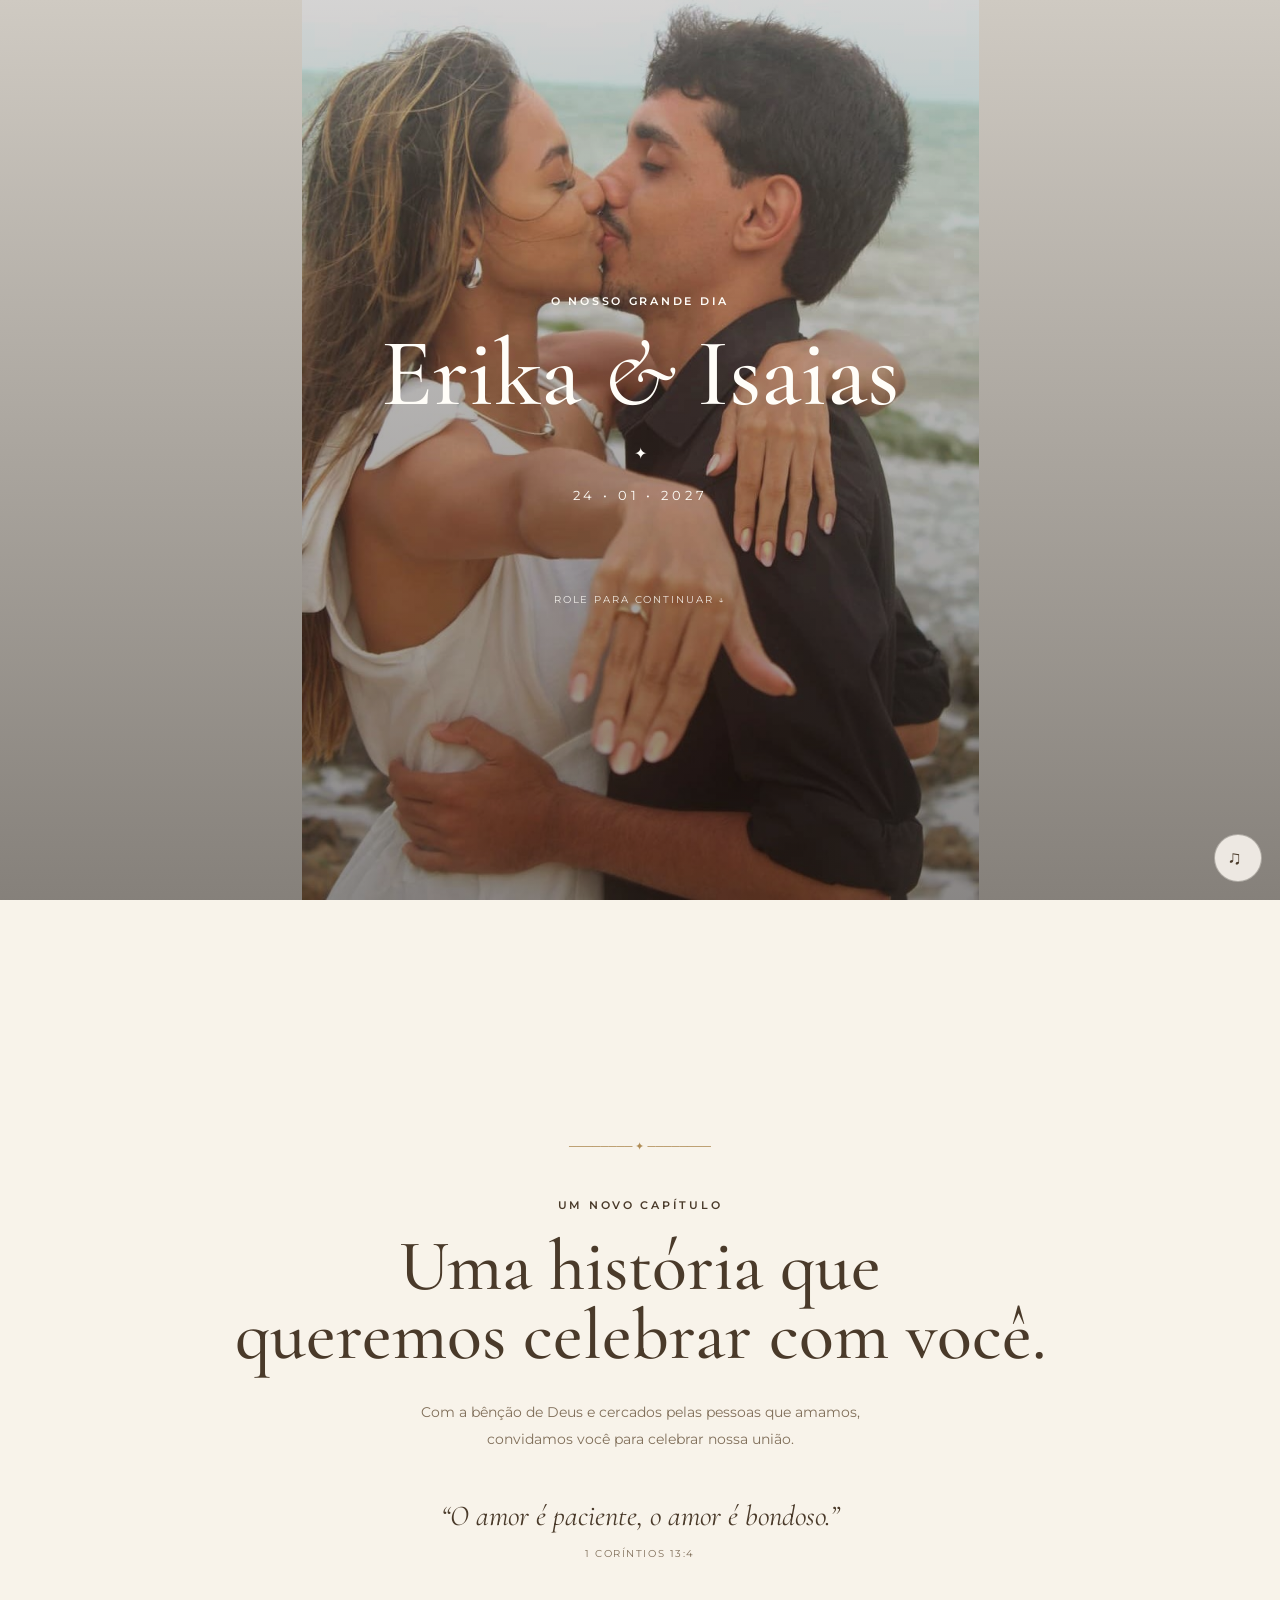
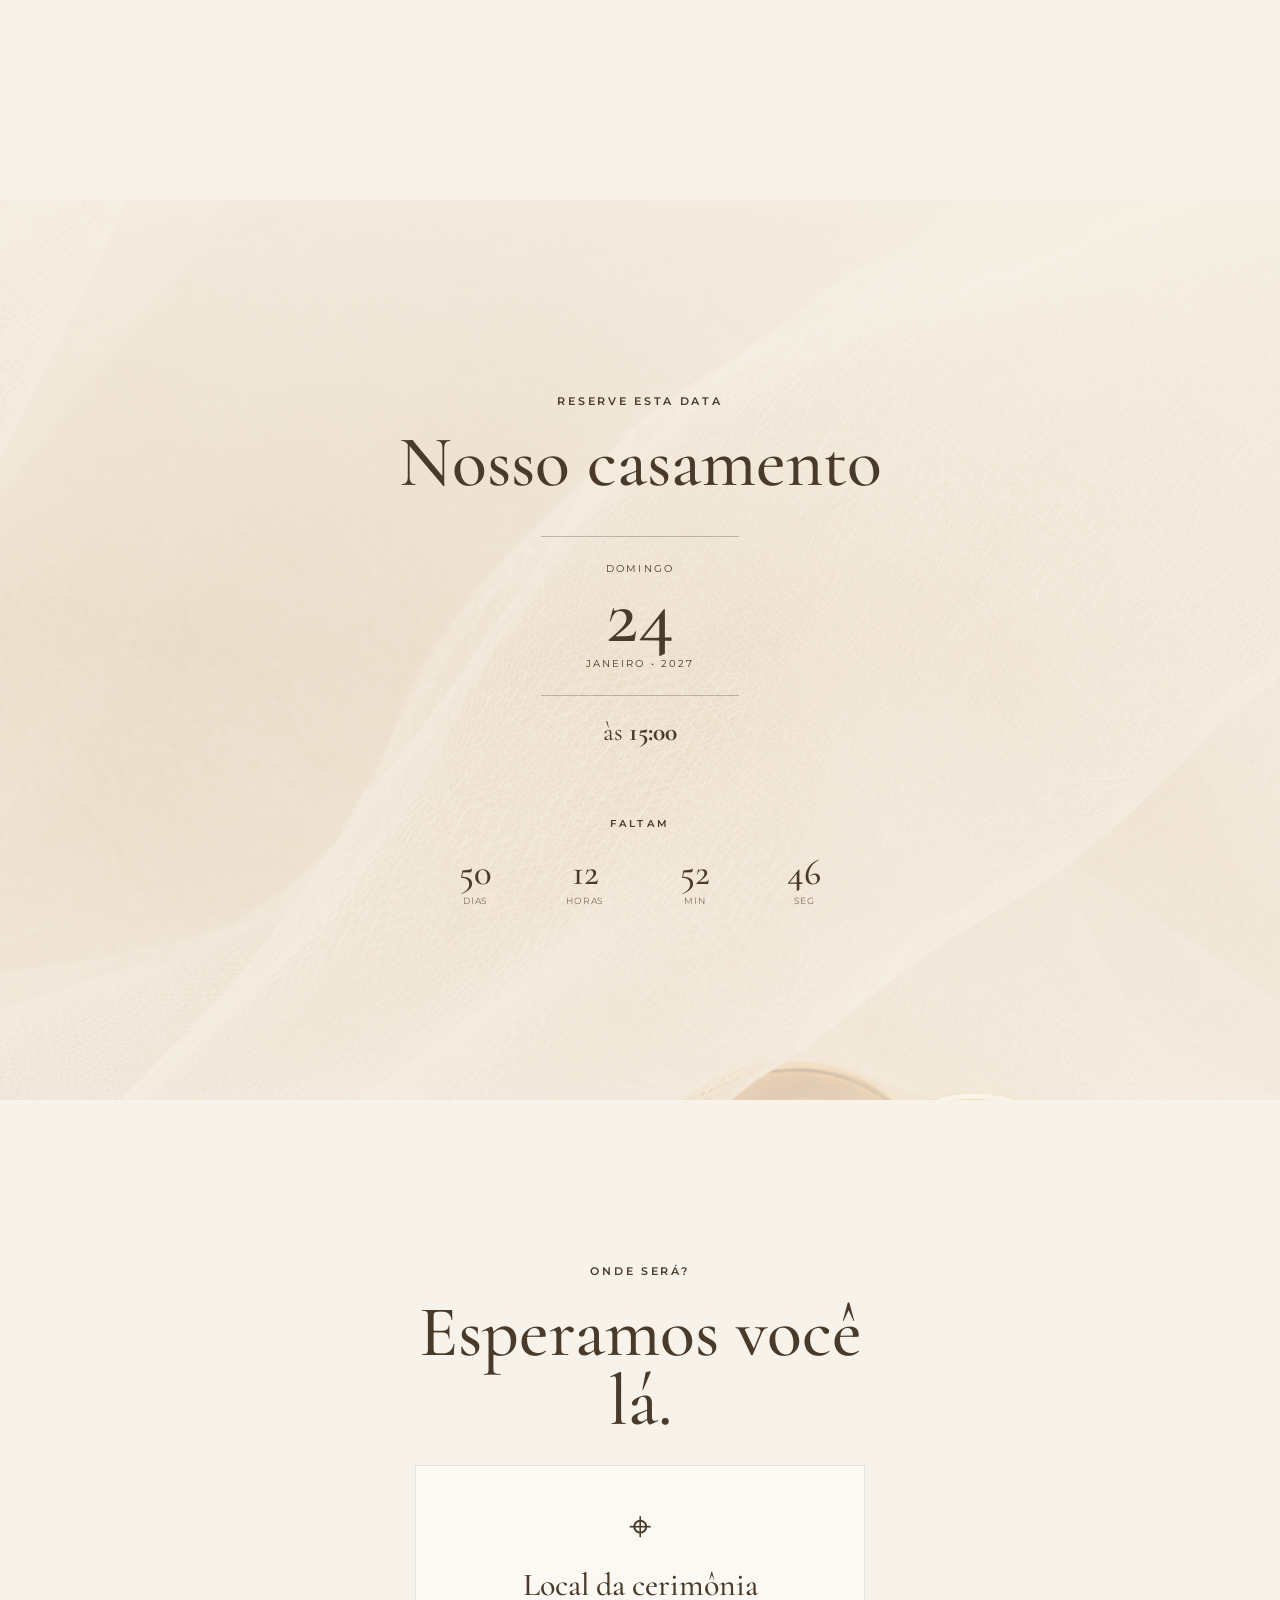
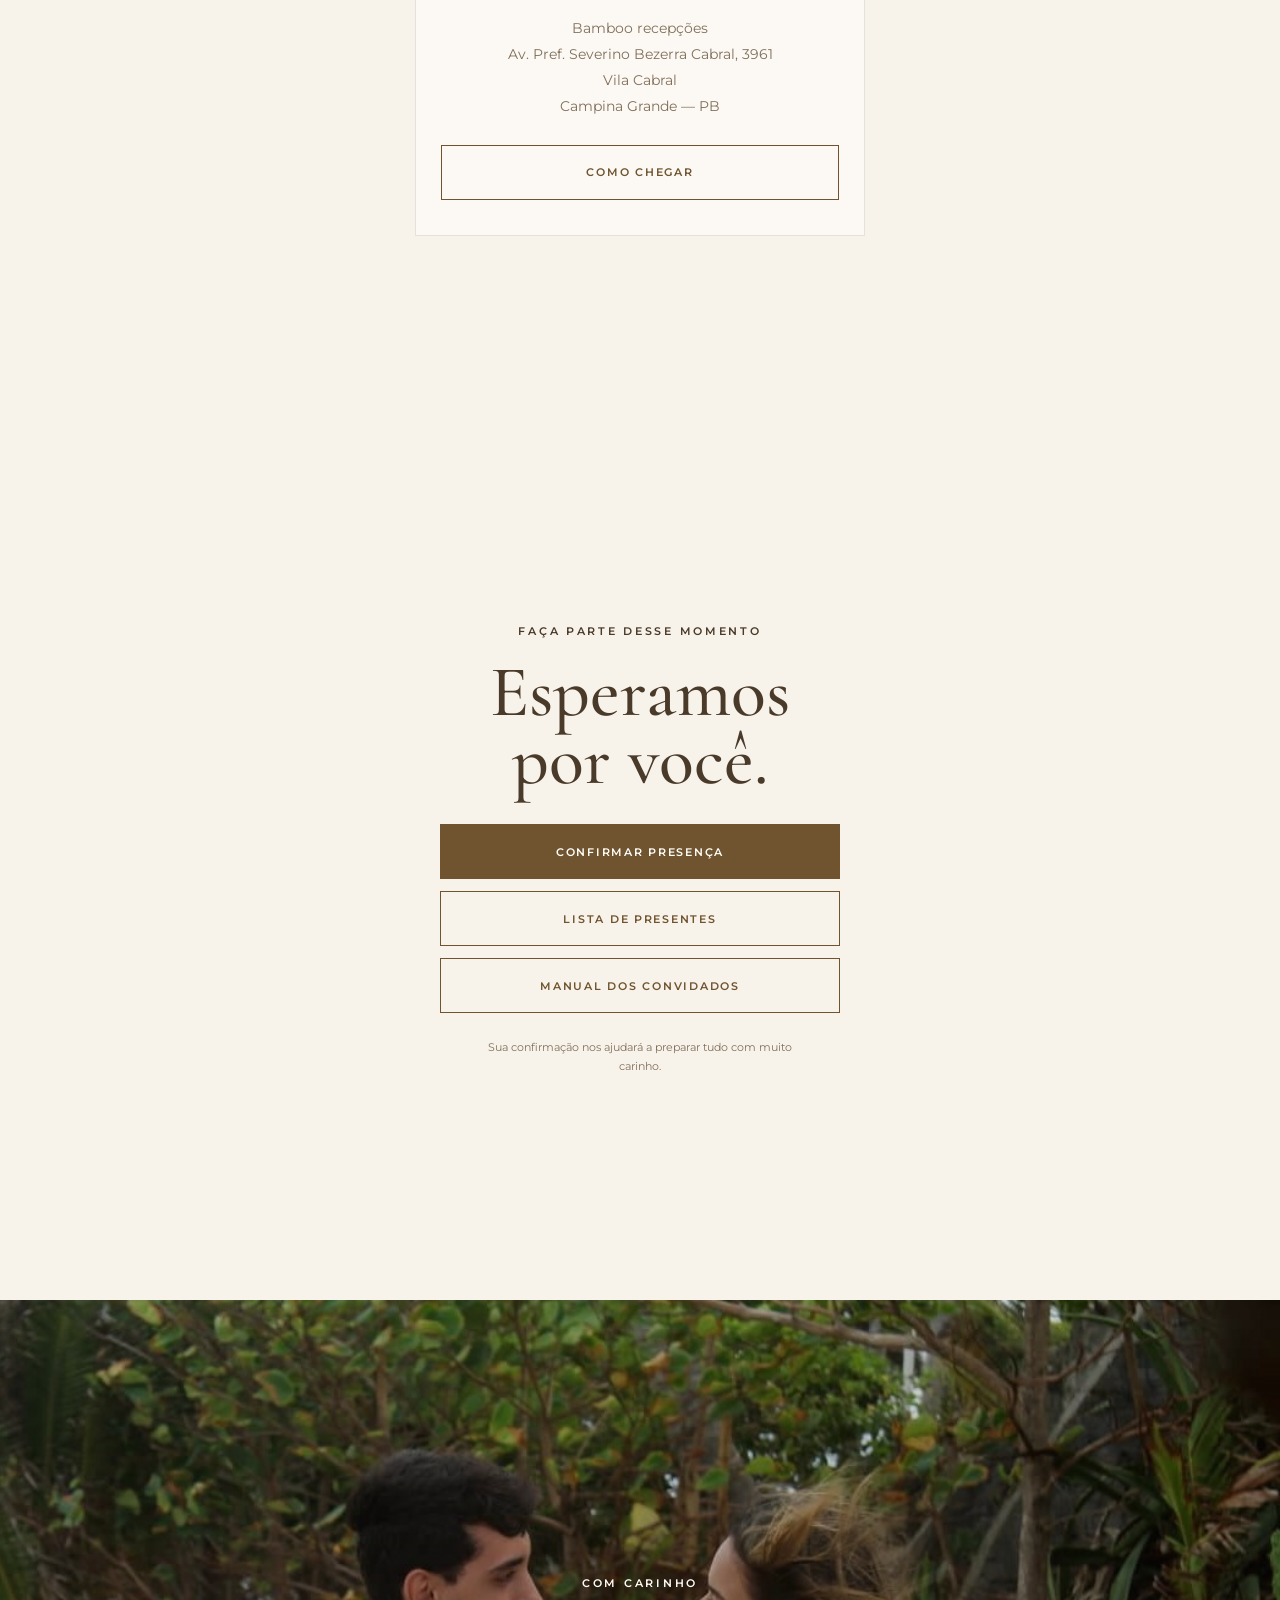
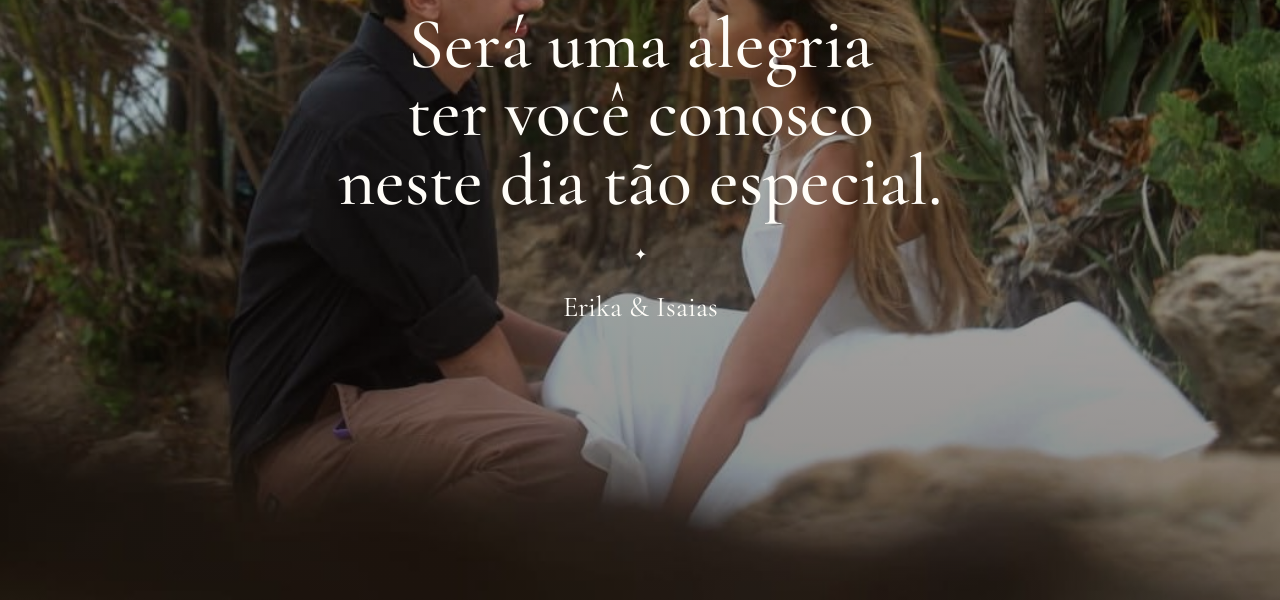
<file: index.html>
<!DOCTYPE html>
<html lang="pt-BR">

<head>

  <meta charset="UTF-8">

  <meta
    name="viewport"
    content="width=device-width, initial-scale=1.0"
  >

  <meta
    name="theme-color"
    content="#f6f1eb"
  >

  <title>Erika & Isaias | Nosso Casamento</title>

  <link
    rel="preconnect"
    href="https://fonts.googleapis.com"
  >

  <link
    rel="preconnect"
    href="https://fonts.gstatic.com"
    crossorigin
  >

  <link
    href="https://fonts.googleapis.com/css2?family=Cormorant+Garamond:wght@400;500;600;700&family=Montserrat:wght@400;500;600&display=swap"
    rel="stylesheet"
  >

  <link
    rel="stylesheet"
    href="style.css"
  >

</head>


<body>

  <!-- ==============================
       MÚSICA
       ============================== -->

  <audio
    id="weddingMusic"
    loop
    preload="metadata"
  >
    <source
      src="assets/music.mp3"
      type="audio/mpeg"
    >
  </audio>


  <!-- ==============================
       BOTÃO DE MÚSICA
       ============================== -->

  <button
    class="music-button"
    id="musicButton"
    aria-label="Tocar música"
  >

    <span id="musicIcon">
      ♫
    </span>

    <span class="music-text">
      Clique aqui para ouvir nossa música
    </span>

  </button>


  <main>


    <!-- ==============================
         1. ABERTURA
         ============================== -->

    <section class="hero">

      <div class="hero-overlay"></div>

      <div class="hero-content reveal">

        <p class="eyebrow">
          O nosso grande dia
        </p>

        <h1>
          Erika <span>&</span> Isaias
        </h1>

        <div class="ornament">
          ✦
        </div>

        <p class="date-small">
          24 • 01 • 2027
        </p>

        <p class="scroll-hint">
          Role para continuar ↓
        </p>

      </div>

    </section>


    <!-- ==============================
         2. MENSAGEM
         ============================== -->

    <section class="message section">

      <div class="ornament-line">
        ──────── ✦ ────────
      </div>

      <p class="eyebrow">
        Um novo capítulo
      </p>

      <h2>
        Uma história que<br>
        queremos celebrar com você.
      </h2>

      <p class="body-text">
        Com a bênção de Deus e cercados pelas pessoas que amamos,
        convidamos você para celebrar nossa união.
      </p>

      <blockquote>

        “O amor é paciente, o amor é bondoso.”

        <cite>
          1 Coríntios 13:4
        </cite>

      </blockquote>

    </section>


    <!-- ==============================
         3. DATA + CONTAGEM
         ============================== -->

    <section class="details section">

      <p class="eyebrow">
        Reserve esta data
      </p>

      <h2>
        Nosso casamento
      </h2>

      <div class="date-card">

        <span>
          DOMINGO
        </span>

        <strong>
          24
        </strong>

        <span>
          JANEIRO • 2027
        </span>

      </div>

      <p class="time">
        às <strong>15:00</strong>
      </p>

      <div class="countdown-title">
        FALTAM
      </div>

      <div
        class="countdown"
        id="countdown"
      >

        <div>
          <strong id="days">00</strong>
          <span>dias</span>
        </div>

        <div>
          <strong id="hours">00</strong>
          <span>horas</span>
        </div>

        <div>
          <strong id="minutes">00</strong>
          <span>min</span>
        </div>

        <div>
          <strong id="seconds">00</strong>
          <span>seg</span>
        </div>

      </div>

    </section>


    <!-- ==============================
         4. LOCAL
         ============================== -->

    <section class="location section">

      <p class="eyebrow">
        Onde será?
      </p>

      <h2>
        Esperamos você<br>
        lá.
      </h2>

      <div class="location-card">

        <div class="location-icon">
          ⌖
        </div>

        <h3>
          Local da cerimônia
        </h3>

        <p>
          Bamboo recepções<br>
          Av. Pref. Severino Bezerra Cabral, 3961<br>
          Vila Cabral<br>
          Campina Grande — PB
        </p>

        <a
          class="button button-outline"
          href="https://maps.app.goo.gl/mCFK1LQAPghhnXLQ6"
          target="_blank"
          rel="noopener"
        >
          COMO CHEGAR
        </a>

      </div>

    </section>


    <!-- ==============================
         5. AÇÕES
         ============================== -->

    <section class="actions section">

      <p class="eyebrow">
        Faça parte desse momento
      </p>

      <h2>
        Esperamos<br>
        por você.
      </h2>

      <div class="buttons">

        <a
          class="button"
          href="https://docs.google.com/forms/d/e/1FAIpQLSdFtFYezLOGTJmAFhmQpZX4OYwaTu7vbdn7bB1lo8fECZkR2w/viewform?usp=publish-editor"
          target="_blank"
          rel="noopener"
        >
          CONFIRMAR PRESENÇA
        </a>


        <a
          class="button button-outline"
          href="presentes.html"
        >
          LISTA DE PRESENTES
        </a>


        <a
          class="button button-outline"
          href="manual.html"
          id="giftButton"
        >
          MANUAL DOS CONVIDADOS
        </a>

      </div>

      <p class="small-note">
        Sua confirmação nos ajudará a preparar tudo com muito carinho.
      </p>

    </section>


    <!-- ==============================
         6. ENCERRAMENTO / SEGUNDA FOTO
         ============================== -->

    <section class="closing">

      <div class="closing-overlay"></div>

      <div class="closing-content reveal">

        <p class="eyebrow">
          Com carinho
        </p>

        <h2>
          Será uma alegria <br>
          ter você conosco <br>
          neste dia tão especial.
        </h2>

        <div class="ornament">
          ✦
        </div>

        <p>
          Erika & Isaias
        </p>

      </div>

    </section>


  </main>


  <script src="script.js"></script>

</body>

</html>
</file>
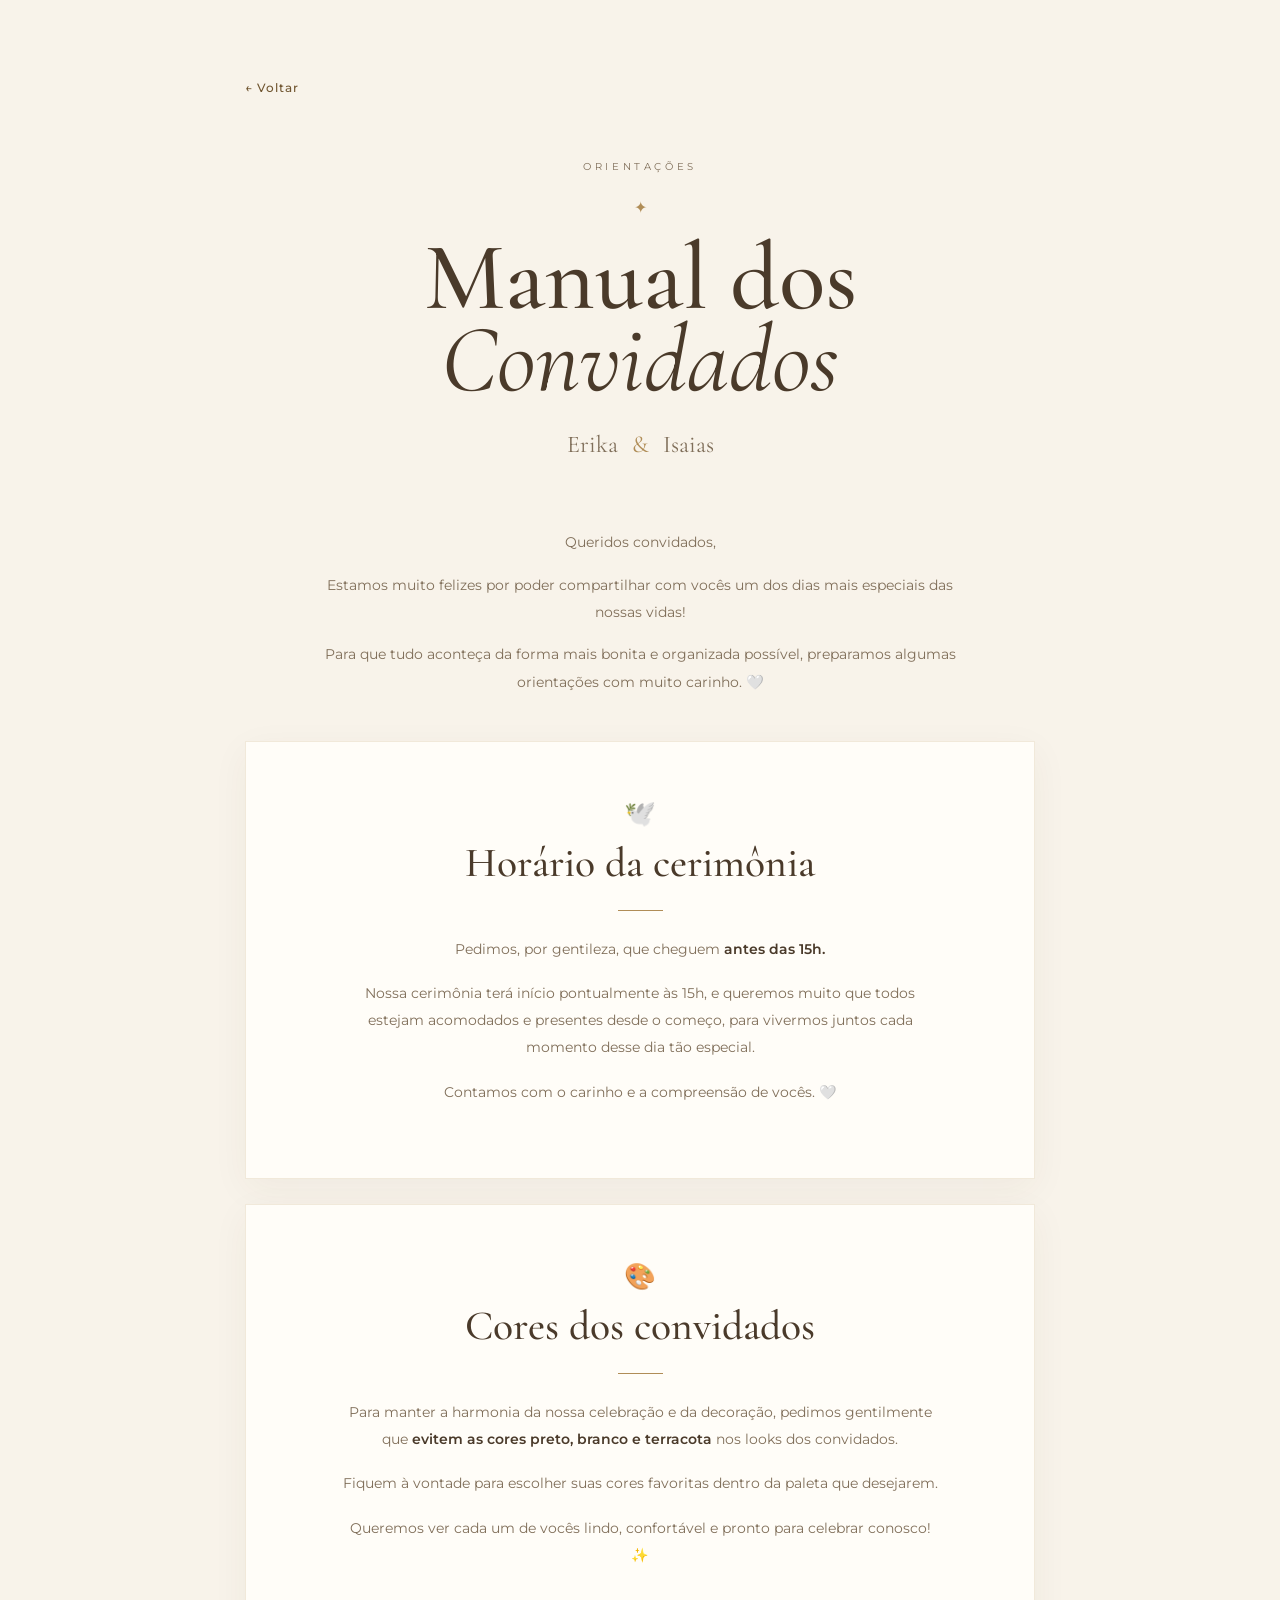
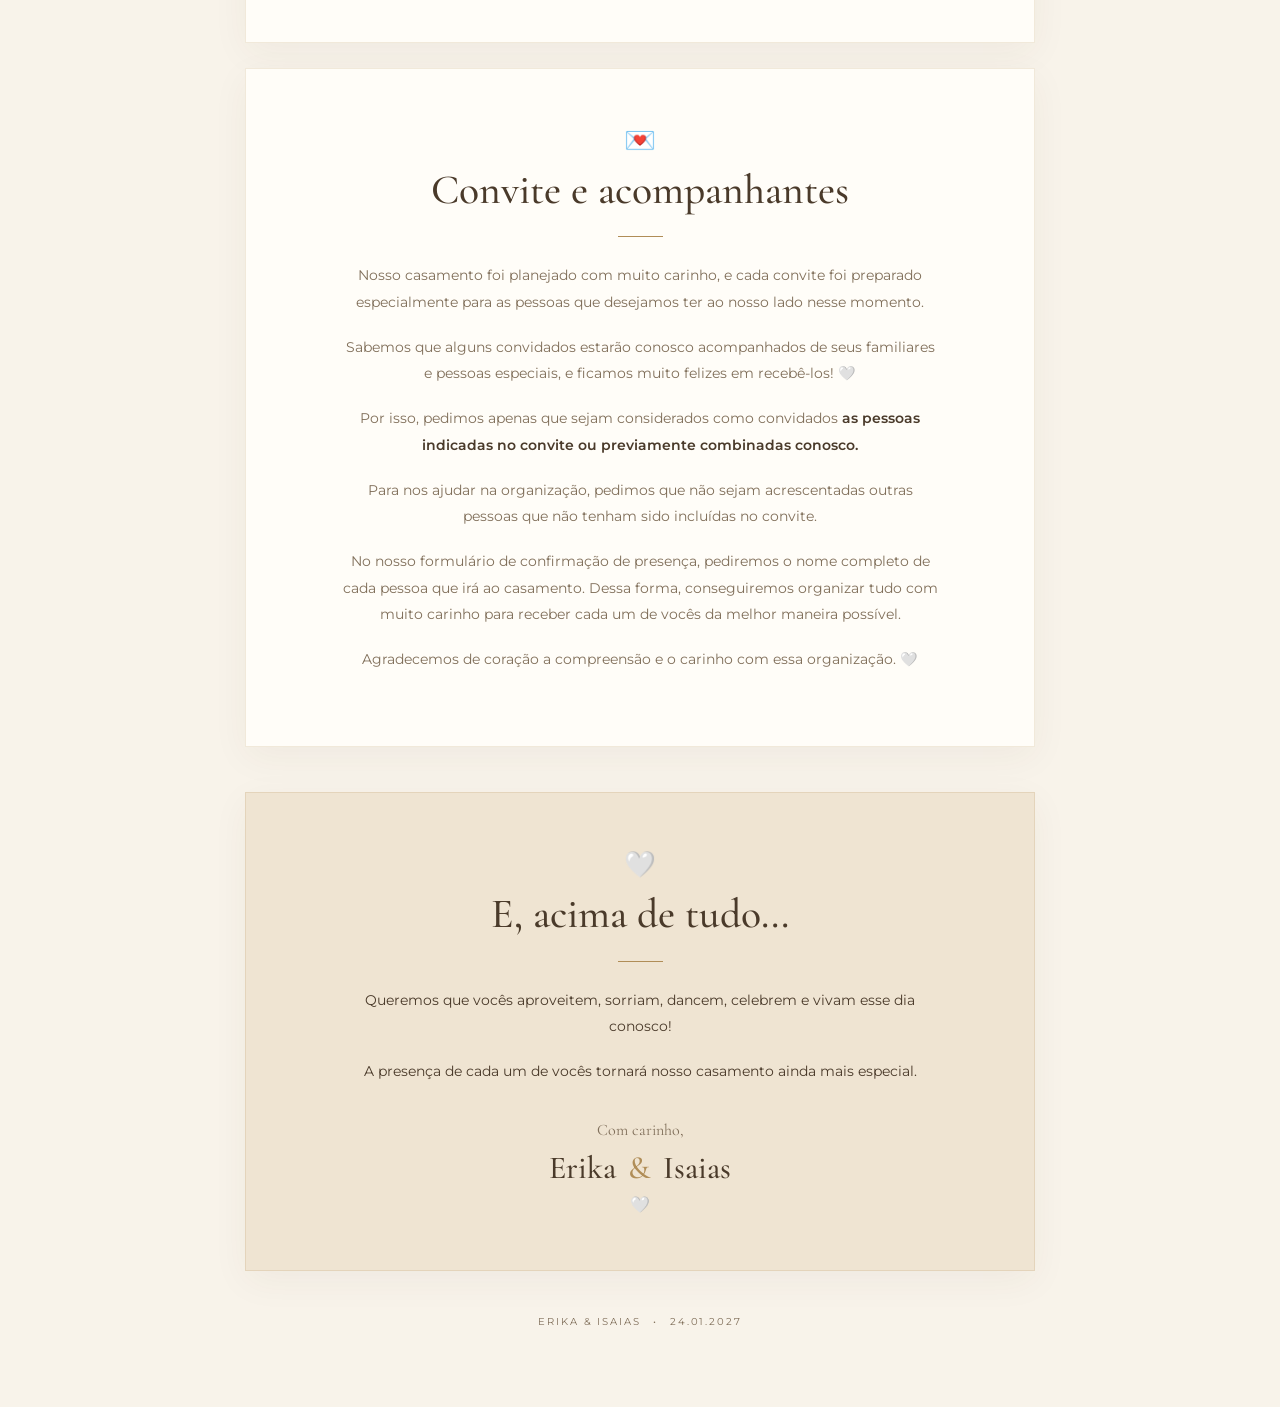
<file: manual.html>
<!DOCTYPE html>
<html lang="pt-BR">

<head>
  <meta charset="UTF-8">

  <meta
    name="viewport"
    content="width=device-width, initial-scale=1.0"
  >

  <title>Manual dos Convidados | Erika & Isaias</title>

  <!-- Fontes -->
  <link rel="preconnect" href="https://fonts.googleapis.com">
  <link rel="preconnect" href="https://fonts.gstatic.com" crossorigin>

  <link
    href="https://fonts.googleapis.com/css2?family=Cormorant+Garamond:wght@400;500;600;700&family=Montserrat:wght@400;500;600&display=swap"
    rel="stylesheet"
  >

  <!-- CSS da página -->
  <link rel="stylesheet" href="manual.css">
</head>

<body>

  <main class="manual">

    <a href="index.html" class="back-button">
    ← Voltar
    </a>

    <!-- =========================
         CABEÇALHO
         ========================= -->

    <header class="manual-header">

      <span class="eyebrow">
        ORIENTAÇÕES
      </span>

      <div class="ornament">
        ✦
      </div>

      <h1>
        Manual dos<br>
        <span>Convidados</span>
      </h1>

      <p class="couple">
        Erika <span>&</span> Isaias
      </p>

    </header>


    <!-- =========================
         INTRODUÇÃO
         ========================= -->

    <section class="intro">

      <p>
        Queridos convidados,
      </p>

      <p>
        Estamos muito felizes por poder compartilhar com vocês
        um dos dias mais especiais das nossas vidas!
      </p>

      <p>
        Para que tudo aconteça da forma mais bonita e organizada
        possível, preparamos algumas orientações com muito carinho. 🤍
      </p>

    </section>


    <!-- =========================
         HORÁRIO
         ========================= -->

    <section class="manual-card">

      <div class="section-icon">
        🕊️
      </div>

      <h2>
        Horário da cerimônia
      </h2>

      <div class="divider"></div>

      <p>
        Pedimos, por gentileza, que cheguem
        <strong>antes das 15h.</strong>
      </p>

      <p>
        Nossa cerimônia terá início pontualmente às 15h,
        e queremos muito que todos estejam acomodados e
        presentes desde o começo, para vivermos juntos
        cada momento desse dia tão especial.
      </p>

      <p>
        Contamos com o carinho e a compreensão de vocês. 🤍
      </p>

    </section>


    <!-- =========================
         CORES
         ========================= -->

    <section class="manual-card">

      <div class="section-icon">
        🎨
      </div>

      <h2>
        Cores dos convidados
      </h2>

      <div class="divider"></div>

      <p>
        Para manter a harmonia da nossa celebração e da decoração,
        pedimos gentilmente que <strong>evitem as cores
        preto, branco e terracota</strong> nos looks dos convidados.
      </p>

      <p>
        Fiquem à vontade para escolher suas cores favoritas
        dentro da paleta que desejarem.
      </p>

      <p>
        Queremos ver cada um de vocês lindo, confortável
        e pronto para celebrar conosco! ✨
      </p>

    </section>


<!-- =========================
     CONVITE E ACOMPANHANTES
     ========================= -->

<section class="manual-card">

  <div class="section-icon">
    💌
  </div>

  <h2>
    Convite e acompanhantes
  </h2>

  <div class="divider"></div>

  <p>
    Nosso casamento foi planejado com muito carinho,
    e cada convite foi preparado especialmente para
    as pessoas que desejamos ter ao nosso lado nesse momento.
  </p>

  <p>
    Sabemos que alguns convidados estarão conosco
    acompanhados de seus familiares e pessoas especiais,
    e ficamos muito felizes em recebê-los! 🤍
  </p>

  <p>
    Por isso, pedimos apenas que sejam considerados como
    convidados <strong>as pessoas indicadas no convite ou
    previamente combinadas conosco.</strong>
  </p>

  <p>
    Para nos ajudar na organização, pedimos que não sejam
    acrescentadas outras pessoas que não tenham sido
    incluídas no convite.
  </p>

  <p>
    No nosso formulário de confirmação de presença,
    pediremos o nome completo de cada pessoa que irá ao
    casamento. Dessa forma, conseguiremos organizar tudo
    com muito carinho para receber cada um de vocês da
    melhor maneira possível.
  </p>

  <p>
    Agradecemos de coração a compreensão e o carinho
    com essa organização. 🤍
  </p>

</section>


    <!-- =========================
         MENSAGEM FINAL
         ========================= -->

    <section class="final-message">

      <div class="section-icon">
        🤍
      </div>

      <h2>
        E, acima de tudo...
      </h2>

      <div class="divider"></div>

      <p>
        Queremos que vocês aproveitem, sorriam, dancem,
        celebrem e vivam esse dia conosco!
      </p>

      <p>
        A presença de cada um de vocês tornará nosso
        casamento ainda mais especial.
      </p>

      <div class="signature">

        <span>
          Com carinho,
        </span>

        <strong>
          Erika <i>&</i> Isaias
        </strong>

        <span>
          🤍
        </span>

      </div>

    </section>


    <!-- =========================
         RODAPÉ
         ========================= -->

    <footer class="manual-footer">

      <span>
        ERIKA & ISAIAS
      </span>

      <span>
        •
      </span>

      <span>
        24.01.2027
      </span>

    </footer>

  </main>

</body>

</html>
</file>
<file: style.css>
/* ==============================
   CONVITE DE CASAMENTO
   Mobile first
   ============================== */

:root {
  --bg: #F8F3EA;
  --bg-soft: #EFE4D2;
  --text: #4A3A2A;
  --muted: #806F5A;
  --accent: #B08D57;
  --white: #FFFDF8;
  --dark: #6F542F;

  --serif: "Cormorant Garamond", Georgia, serif;
  --sans: "Montserrat", Arial, sans-serif;
}


* {
  box-sizing: border-box;
  margin: 0;
  padding: 0;
}


html {
  scroll-behavior: smooth;
}


body {
  background: var(--bg);
  color: var(--text);
  font-family: var(--sans);
  overflow-x: hidden;
}


section {
  position: relative;
}


/* ==============================
   SEÇÕES
   ============================== */

.section {
  min-height: 100svh;
  padding: 90px 25px;

  display: flex;
  flex-direction: column;
  align-items: center;
  justify-content: center;

  text-align: center;
}


/* ==============================
   HERO E FOTO FINAL
   ============================== */

.hero,
.closing {
  min-height: 100svh;

  background-size: cover;
  background-position: center;
  background-repeat: no-repeat;

  display: flex;
  align-items: center;
  justify-content: center;

  overflow: hidden;
}


/* Primeira foto */

.hero {
  background-image: url("assets/foto-1.jpg");
}


/* Segunda foto */

.closing {
  background-image: url("assets/foto-2.jpg");
}


/* ==============================
   SOBREPOSIÇÃO DAS FOTOS
   ============================== */

.hero-overlay,
.closing-overlay {
  position: absolute;
  inset: 0;

  background: linear-gradient(
    to bottom,
    rgba(20, 15, 12, .18),
    rgba(20, 15, 12, .50)
  );
}


/* ==============================
   CONTEÚDO DO HERO
   ============================== */

.hero-content,
.closing-content {
  position: relative;
  z-index: 2;

  color: var(--white);

  text-align: center;

  padding: 30px;
}


/* ==============================
   TEXTOS
   ============================== */

.eyebrow {
  font-size: .68rem;
  font-weight: 600;
  letter-spacing: .25em;
  text-transform: uppercase;

  margin-bottom: 20px;
}


h1,
h2 {
  font-family: var(--serif);
  font-weight: 500;
  line-height: .95;
}


h1 {
  font-size: clamp(4rem, 18vw, 6rem);
}


h1 span {
  font-style: italic;
  font-weight: 400;
}


h2 {
  font-size: clamp(2.8rem, 12vw, 4.5rem);
  margin-bottom: 30px;
}


.date-small {
  margin-top: 25px;

  font-size: .8rem;
  letter-spacing: .3em;
}


.scroll-hint {
  margin-top: 90px;

  font-size: .65rem;
  letter-spacing: .18em;
  text-transform: uppercase;

  opacity: .85;
}


/* ==============================
   ORNAMENTOS
   ============================== */

.ornament,
.ornament-line {
  color: var(--accent);
}


.hero .ornament,
.closing .ornament {
  margin: 25px 0;
  color: var(--white);
}


.ornament-line {
  font-size: .7rem;
  margin-bottom: 45px;
}


/* ==============================
   TEXTO PRINCIPAL
   ============================== */

.body-text {
  max-width: 500px;

  color: var(--muted);

  font-size: .9rem;
  line-height: 1.9;
}


blockquote {
  max-width: 450px;

  margin-top: 45px;

  font-family: var(--serif);
  font-size: 1.8rem;
  font-style: italic;
  line-height: 1.2;
}


blockquote cite {
  display: block;

  margin-top: 15px;

  font-family: var(--sans);
  font-size: .65rem;
  font-style: normal;

  letter-spacing: .15em;
  text-transform: uppercase;

  color: var(--muted);
}


/* ==============================
   DETALHES
   ============================== */

.details {
  position: relative;

  background: var(--bg-soft);

  overflow: hidden;

  isolation: isolate;
}


/* ==============================
   FUNDO DA CONTAGEM REGRESSIVA
   ============================== */

.details::before {
  content: "";

  position: absolute;
  inset: 0;

  background-image: url("assets/countdown-bg.png");

  background-size: cover;
  background-position: center;
  background-repeat: no-repeat;

  z-index: -2;
}


.details::after {
  content: "";

  position: absolute;
  inset: 0;

  background: linear-gradient(
    to bottom,
    rgba(248, 243, 234, .82),
    rgba(248, 243, 234, .60),
    rgba(248, 243, 234, .72)
  );

  z-index: -1;
}


/* ==============================
   DATA
   ============================== */

.date-card {
  border-top: 1px solid rgba(64, 58, 54, .3);
  border-bottom: 1px solid rgba(64, 58, 54, .3);

  padding: 25px 45px;

  margin: 10px 0 20px;

  display: flex;
  flex-direction: column;

  gap: 5px;
}


.date-card span {
  font-size: .65rem;
  letter-spacing: .2em;
}


.date-card strong {
  font-family: var(--serif);

  font-size: 5rem;
  font-weight: 500;

  line-height: .9;
}


.time {
  font-family: var(--serif);
  font-size: 1.6rem;
}


/* ==============================
   CONTAGEM REGRESSIVA
   ============================== */

.countdown-title {
  margin-top: 70px;
  margin-bottom: 20px;

  font-size: .65rem;
  font-weight: 600;

  letter-spacing: .3em;
}


.countdown {
  width: 100%;
  max-width: 430px;

  display: grid;

  grid-template-columns: repeat(4, 1fr);

  gap: 8px;
}


.countdown div {
  display: flex;

  flex-direction: column;
  align-items: center;
}


.countdown strong {
  font-family: var(--serif);

  font-size: 2.3rem;
  font-weight: 500;
}


.countdown span {
  font-size: .55rem;
  letter-spacing: .08em;

  text-transform: uppercase;

  color: var(--muted);
}


/* ==============================
   LOCALIZAÇÃO
   ============================== */

.location-card {
  width: 100%;
  max-width: 450px;

  padding: 35px 25px;

  background: rgba(255, 255, 255, .45);

  border: 1px solid rgba(64, 58, 54, .12);
}


.location-icon {
  font-size: 2.5rem;

  margin-bottom: 15px;
}


.location-card h3 {
  font-family: var(--serif);

  font-size: 2rem;
  font-weight: 500;

  margin-bottom: 12px;
}


.location-card p {
  color: var(--muted);

  font-size: .9rem;
  line-height: 1.8;

  margin-bottom: 25px;
}


/* ==============================
   BOTÕES
   ============================== */

.buttons {
  width: 100%;
  max-width: 400px;

  display: flex;
  flex-direction: column;

  gap: 12px;
}


.button {
  width: 100%;
  min-height: 55px;

  padding: 18px 20px;

  display: flex;
  align-items: center;
  justify-content: center;

  text-decoration: none;

  background: var(--dark);
  color: var(--white);

  border: 1px solid var(--dark);

  font-size: .68rem;
  font-weight: 600;

  letter-spacing: .16em;

  transition:
    transform .2s,
    opacity .2s;
}


.button-outline {
  background: transparent;
  color: var(--dark);
}


.button:hover {
  transform: translateY(-2px);
  opacity: .9;
}


/* ==============================
   OBSERVAÇÃO
   ============================== */

.small-note {
  max-width: 330px;

  margin-top: 25px;

  color: var(--muted);

  font-size: .70rem;
  line-height: 1.7;
}


/* ==============================
   FOTO FINAL
   ============================== */

.closing h2 {
  font-size: clamp(2.8rem, 11vw, 4.5rem);
}


.closing-content > p:last-child {
  font-family: var(--serif);

  font-size: 1.8rem;
}


/* ==============================
   BOTÃO DE MÚSICA
   ============================== */

.music-button {
  position: fixed;

  z-index: 100;

  right: 18px;
  bottom: 18px;

  width: 48px;
  height: 48px;

  display: flex;
  align-items: center;
  justify-content: center;

  gap: 7px;

  padding: 0;

  border: 1px solid rgba(64, 58, 54, .35);

  border-radius: 30px;

  background: rgba(246, 241, 235, .92);

  color: var(--text);

  backdrop-filter: blur(8px);

  cursor: pointer;

  font-size: 1.2rem;

  overflow: hidden;

  white-space: nowrap;

  animation:
    musicButtonExpand .8s ease forwards,
    musicButtonCollapse .8s ease 5s forwards;
}


/* Símbolo da música */

#musicIcon {
  width: 20px;
  height: 20px;

  flex: 0 0 20px;

  display: flex;
  align-items: center;
  justify-content: center;

  line-height: 1;

  transform-origin: center;
}


/* Texto dentro do botão */

.music-text {
  display: block;

  max-width: 220px;

  overflow: hidden;

  white-space: nowrap;

  font-family: var(--sans);

  font-size: .58rem;

  font-weight: 500;

  letter-spacing: .03em;

  opacity: 1;

  animation: musicTextFade 1s ease 4.2s forwards;
}


/* ==============================
   RECOLHIMENTO AUTOMÁTICO
   ============================== */

@keyframes musicButtonExpand {

  from {
    width: 48px;
  }

  to {
    width: min(245px, calc(100vw - 36px));
  }

}


@keyframes musicButtonCollapse {

  from {
    width: min(245px, calc(100vw - 36px));
  }

  to {
    width: 48px;
  }

}


@keyframes musicTextFade {

  from {
    opacity: 1;
    max-width: 220px;
  }

  to {
    opacity: 0;
    max-width: 0;
  }

}


/*
  Após 5 segundos, o botão volta
  ao formato circular original.
*/


/* ==============================
   ANIMAÇÃO REVEAL
   ============================== */

.reveal {
  opacity: 0;

  transform: translateY(25px);

  transition:
    opacity 1s ease,
    transform 1s ease;
}


.reveal.visible {
  opacity: 1;

  transform: translateY(0);
}


/* ==============================
   ANIMAÇÃO DO BOTÃO DE MÚSICA
   ============================== */

@keyframes pulse {

  50% {
    transform: scale(1.08);
  }

}


/*
  O pulso é aplicado somente ao símbolo.
  Assim ele não interfere na animação
  de abertura e fechamento do botão.
*/

.music-button.playing #musicIcon {
  animation: pulse 1.5s infinite;
}


/* ==============================
   TABLET / DESKTOP
   ============================== */

@media (min-width: 700px) {

  .section {
    padding-left: 40px;
    padding-right: 40px;
  }

}


/* ==============================
   HERO NO CELULAR
   ============================== */

@media (max-width: 700px) {

  .hero {
    min-height: 100svh;

    background-size: cover;
    background-position: center center;
  }

}


/* ==============================
   HERO NO DESKTOP
   ============================== */

/*
  A foto original é vertical (3:4).

  No desktop, em vez de cortar a foto
  para preencher uma tela horizontal,
  mantemos a imagem inteira centralizada.
*/

@media (min-width: 701px) {

  .hero {
    min-height: 100vh;

    background-color: var(--bg);

    background-size: auto 100%;

    background-position: center center;

    background-repeat: no-repeat;
  }

}
</file>
<file: manual.css>
:root {
  --bg: #F8F3EA;
  --bg-soft: #EFE4D2;
  --text: #4A3A2A;
  --muted: #806F5A;
  --accent: #B08D57;
  --white: #FFFDF8;
  --dark: #6F542F;

  --serif: "Cormorant Garamond", Georgia, serif;
  --sans: "Montserrat", Arial, sans-serif;
}

* {
  box-sizing: border-box;
  margin: 0;
  padding: 0;
}

html {
  scroll-behavior: smooth;
}

body {
  background: var(--bg);
  color: var(--text);
  font-family: var(--sans);
  overflow-x: hidden;
}

.back-button {
  display: block;

  width: fit-content;

  color: var(--dark);

  font-size: 12px;
  font-weight: 500;

  letter-spacing: 1px;

  text-decoration: none;

  margin-bottom: 35px;
}

.manual {
  width: 100%;
  max-width: 850px;
  margin: 0 auto;
  padding: 60px 20px;
}


/* =========================
   CABEÇALHO
   ========================= */

.manual-header {
  text-align: center;
  padding: 30px 10px 70px;
}

.eyebrow {
  display: block;
  font-size: .65rem;
  letter-spacing: .35em;
  color: var(--muted);
  margin-bottom: 25px;
}

.ornament {
  color: var(--accent);
  font-size: 1rem;
  margin-bottom: 20px;
}

.manual-header h1 {
  font-family: var(--serif);
  font-size: clamp(3.5rem, 14vw, 6rem);
  font-weight: 500;
  line-height: .85;
  color: var(--text);
}

.manual-header h1 span {
  font-style: italic;
  font-weight: 400;
}

.couple {
  margin-top: 30px;
  font-family: var(--serif);
  font-size: 1.5rem;
  color: var(--muted);
}

.couple span {
  color: var(--accent);
  padding: 0 8px;
}


/* =========================
   INTRODUÇÃO
   ========================= */

.intro {
  max-width: 650px;
  margin: 0 auto 45px;
  text-align: center;
}

.intro p {
  font-size: .9rem;
  line-height: 1.9;
  color: var(--muted);
  margin-bottom: 15px;
}


/* =========================
   CARDS
   ========================= */

.manual-card,
.final-message {
  background: var(--white);
  padding: 45px 28px;
  margin-bottom: 25px;
  text-align: center;

  border: 1px solid rgba(176, 141, 87, .18);

  box-shadow:
    0 10px 35px rgba(74, 58, 42, .05);
}

.section-icon {
  font-size: 1.6rem;
  margin-bottom: 15px;
}

.manual-card h2,
.final-message h2 {
  font-family: var(--serif);
  font-size: 2.6rem;
  font-weight: 500;
  line-height: 1;
  color: var(--text);
}

.divider {
  width: 45px;
  height: 1px;
  background: var(--accent);
  margin: 25px auto;
}

.manual-card p,
.final-message p {
  max-width: 600px;
  margin: 0 auto 18px;

  font-size: .88rem;
  line-height: 1.9;
  color: var(--muted);
}

.manual-card strong {
  color: var(--text);
  font-weight: 600;
}


/* =========================
   MENSAGEM FINAL
   ========================= */

.final-message {
  background: var(--bg-soft);
  padding: 55px 28px;
  margin-top: 45px;
}

.final-message p {
  color: var(--text);
}

.signature {
  display: flex;
  flex-direction: column;
  align-items: center;
  gap: 8px;

  margin-top: 35px;

  color: var(--muted);
  font-family: var(--serif);
}

.signature span:first-child {
  font-size: 1rem;
}

.signature strong {
  font-size: 2rem;
  font-weight: 500;
  color: var(--text);
}

.signature i {
  color: var(--accent);
  font-style: normal;
  padding: 0 5px;
}


/* =========================
   RODAPÉ
   ========================= */

.manual-footer {
  display: flex;
  justify-content: center;
  gap: 12px;

  margin-top: 45px;

  font-size: .6rem;
  letter-spacing: .2em;
  color: var(--muted);
}


/* =========================
   DESKTOP
   ========================= */

@media (min-width: 700px) {

  .manual {
    padding: 80px 30px;
  }

  .manual-card,
  .final-message {
    padding: 55px 70px;
  }

  .manual-card:hover {
    transform: translateY(-2px);
    transition: transform .3s ease;
  }
}


/* =========================
   CELULAR
   ========================= */

@media (max-width: 500px) {

  .manual {
    padding: 40px 15px;
  }

  .manual-header {
    padding-bottom: 50px;
  }

  .manual-card,
  .final-message {
    padding: 38px 22px;
  }

  .manual-card h2,
  .final-message h2 {
    font-size: 2.35rem;
  }

  .manual-card p,
  .final-message p,
  .intro p {
    font-size: .84rem;
  }
}
</file>
